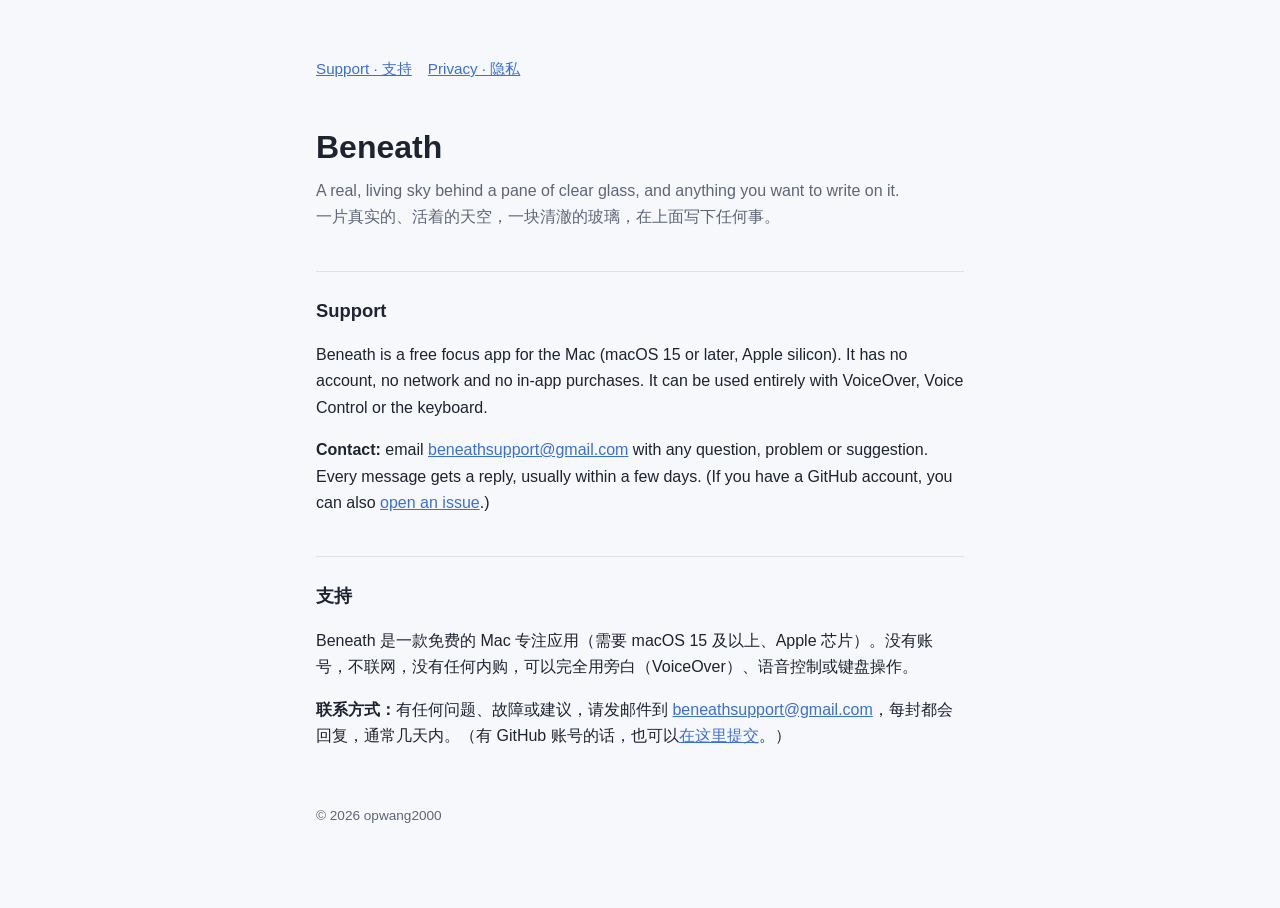
<file: index.html>
<!doctype html>
<html lang="en">
<head>
<meta charset="utf-8">
<meta name="viewport" content="width=device-width, initial-scale=1">
<title>Beneath</title>
<link rel="stylesheet" href="style.css">
</head>
<body>
<main>
<nav><a href="./">Support · 支持</a><a href="privacy.html">Privacy · 隐私</a></nav>

<h1>Beneath</h1>
<p class="sub">A real, living sky behind a pane of clear glass, and anything you want to write on it.<br>一片真实的、活着的天空，一块清澈的玻璃，在上面写下任何事。</p>

<h2>Support</h2>
<p>Beneath is a free focus app for the Mac (macOS 15 or later, Apple silicon). It has no account, no network and no in-app purchases. It can be used entirely with VoiceOver, Voice Control or the keyboard.</p>
<p><strong>Contact:</strong> email <a href="mailto:beneathsupport@gmail.com">beneathsupport@gmail.com</a> with any question, problem or suggestion. Every message gets a reply, usually within a few days. (If you have a GitHub account, you can also <a href="https://github.com/opwang2000/beneath-app/issues/new">open an issue</a>.)</p>

<h2>支持</h2>
<p>Beneath 是一款免费的 Mac 专注应用（需要 macOS 15 及以上、Apple 芯片）。没有账号，不联网，没有任何内购，可以完全用旁白（VoiceOver）、语音控制或键盘操作。</p>
<p><strong>联系方式：</strong>有任何问题、故障或建议，请发邮件到 <a href="mailto:beneathsupport@gmail.com">beneathsupport@gmail.com</a>，每封都会回复，通常几天内。（有 GitHub 账号的话，也可以<a href="https://github.com/opwang2000/beneath-app/issues/new">在这里提交</a>。）</p>

<footer>© 2026 opwang2000</footer>
</main>
</body>
</html>
</file>
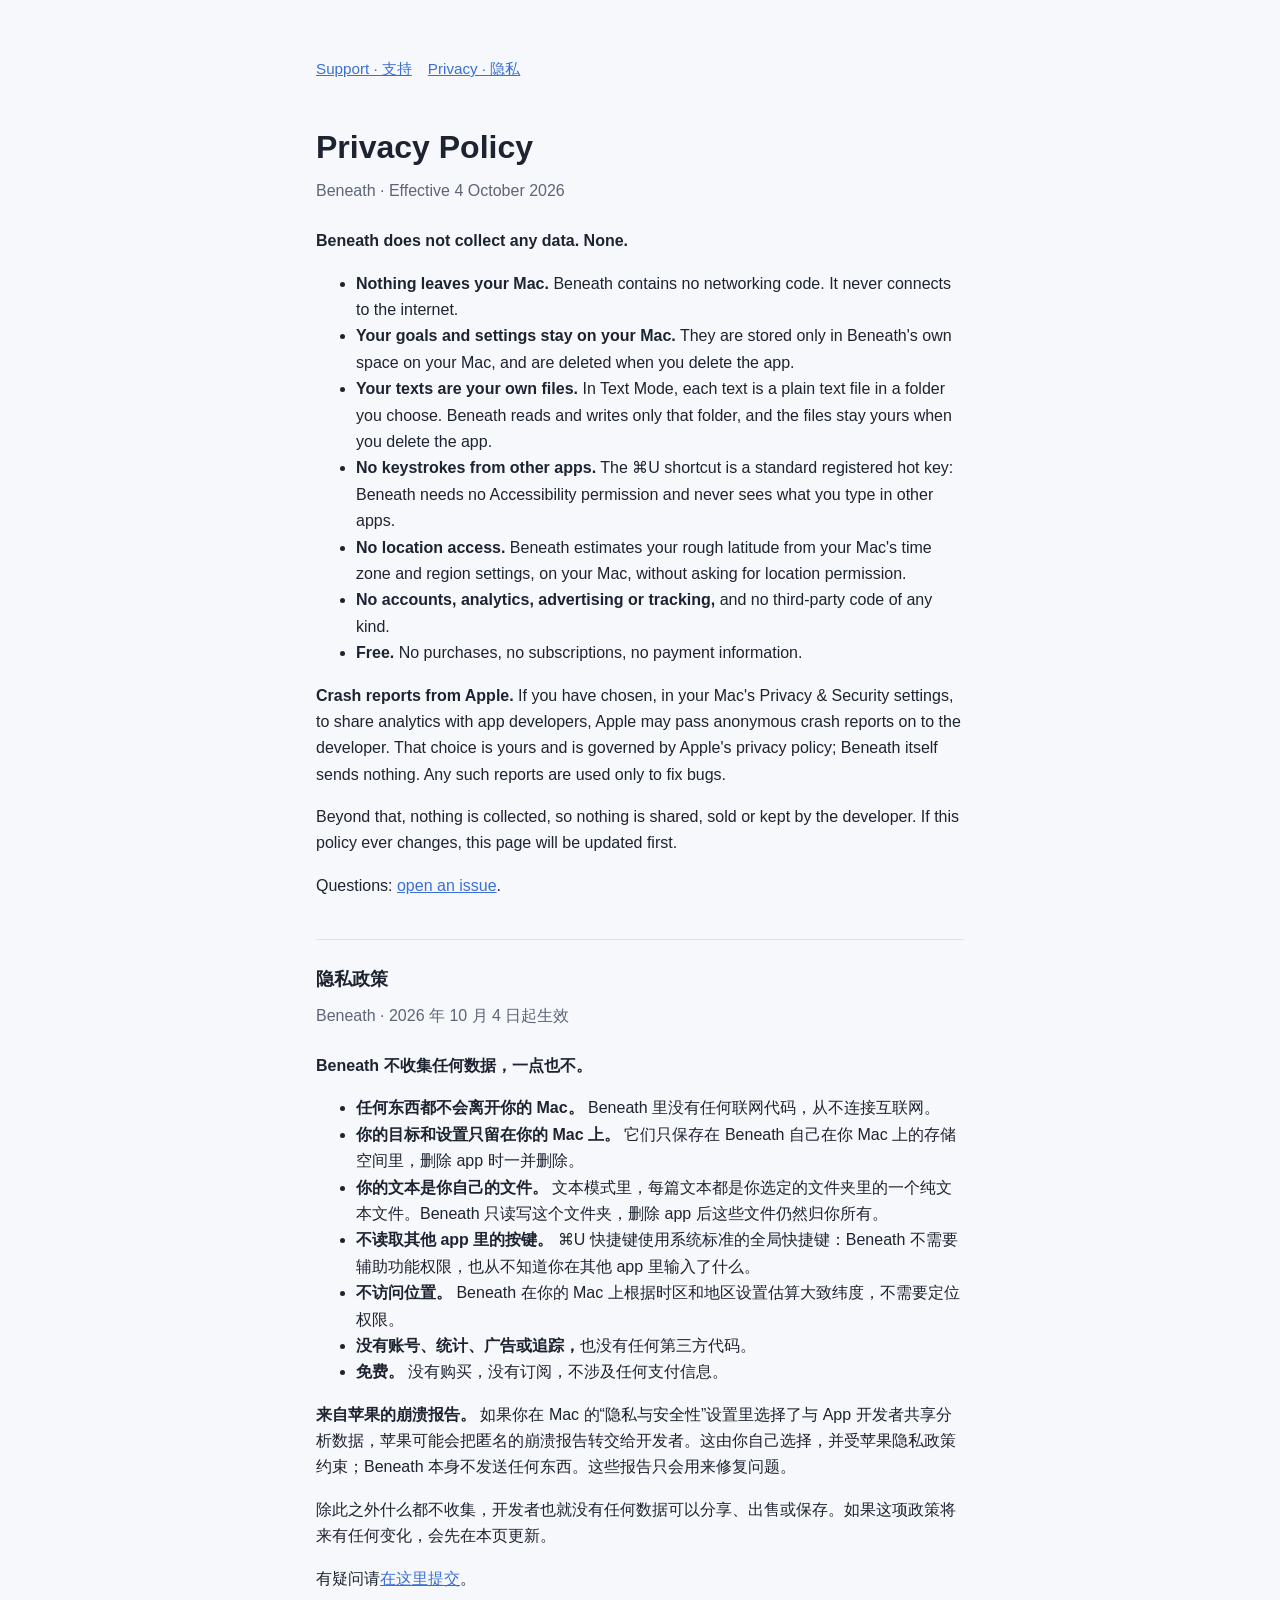
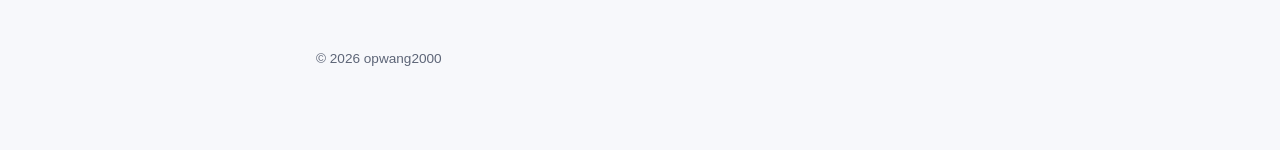
<file: privacy.html>
<!doctype html>
<html lang="en">
<head>
<meta charset="utf-8">
<meta name="viewport" content="width=device-width, initial-scale=1">
<title>Beneath Privacy Policy</title>
<link rel="stylesheet" href="style.css">
</head>
<body>
<main>
<nav><a href="./">Support · 支持</a><a href="privacy.html">Privacy · 隐私</a></nav>

<h1>Privacy Policy</h1>
<p class="sub">Beneath · Effective 4 October 2026</p>

<p><strong>Beneath does not collect any data. None.</strong></p>
<ul>
  <li><strong>Nothing leaves your Mac.</strong> Beneath contains no networking code. It never connects to the internet.</li>
  <li><strong>Your goals and settings stay on your Mac.</strong> They are stored only in Beneath's own space on your Mac, and are deleted when you delete the app.</li>
  <li><strong>Your texts are your own files.</strong> In Text Mode, each text is a plain text file in a folder you choose. Beneath reads and writes only that folder, and the files stay yours when you delete the app.</li>
  <li><strong>No keystrokes from other apps.</strong> The ⌘U shortcut is a standard registered hot key: Beneath needs no Accessibility permission and never sees what you type in other apps.</li>
  <li><strong>No location access.</strong> Beneath estimates your rough latitude from your Mac's time zone and region settings, on your Mac, without asking for location permission.</li>
  <li><strong>No accounts, analytics, advertising or tracking,</strong> and no third-party code of any kind.</li>
  <li><strong>Free.</strong> No purchases, no subscriptions, no payment information.</li>
</ul>
<p><strong>Crash reports from Apple.</strong> If you have chosen, in your Mac's Privacy &amp; Security settings, to share analytics with app developers, Apple may pass anonymous crash reports on to the developer. That choice is yours and is governed by Apple's privacy policy; Beneath itself sends nothing. Any such reports are used only to fix bugs.</p>
<p>Beyond that, nothing is collected, so nothing is shared, sold or kept by the developer. If this policy ever changes, this page will be updated first.</p>
<p>Questions: <a href="https://github.com/opwang2000/beneath-app/issues/new">open an issue</a>.</p>

<h2>隐私政策</h2>
<p class="sub">Beneath · 2026 年 10 月 4 日起生效</p>

<p><strong>Beneath 不收集任何数据，一点也不。</strong></p>
<ul>
  <li><strong>任何东西都不会离开你的 Mac。</strong> Beneath 里没有任何联网代码，从不连接互联网。</li>
  <li><strong>你的目标和设置只留在你的 Mac 上。</strong> 它们只保存在 Beneath 自己在你 Mac 上的存储空间里，删除 app 时一并删除。</li>
  <li><strong>你的文本是你自己的文件。</strong> 文本模式里，每篇文本都是你选定的文件夹里的一个纯文本文件。Beneath 只读写这个文件夹，删除 app 后这些文件仍然归你所有。</li>
  <li><strong>不读取其他 app 里的按键。</strong> ⌘U 快捷键使用系统标准的全局快捷键：Beneath 不需要辅助功能权限，也从不知道你在其他 app 里输入了什么。</li>
  <li><strong>不访问位置。</strong> Beneath 在你的 Mac 上根据时区和地区设置估算大致纬度，不需要定位权限。</li>
  <li><strong>没有账号、统计、广告或追踪，</strong>也没有任何第三方代码。</li>
  <li><strong>免费。</strong> 没有购买，没有订阅，不涉及任何支付信息。</li>
</ul>
<p><strong>来自苹果的崩溃报告。</strong> 如果你在 Mac 的“隐私与安全性”设置里选择了与 App 开发者共享分析数据，苹果可能会把匿名的崩溃报告转交给开发者。这由你自己选择，并受苹果隐私政策约束；Beneath 本身不发送任何东西。这些报告只会用来修复问题。</p>
<p>除此之外什么都不收集，开发者也就没有任何数据可以分享、出售或保存。如果这项政策将来有任何变化，会先在本页更新。</p>
<p>有疑问请<a href="https://github.com/opwang2000/beneath-app/issues/new">在这里提交</a>。</p>

<footer>© 2026 opwang2000</footer>
</main>
</body>
</html>
</file>
<file: style.css>
:root{--bg:#f7f8fb;--fg:#1d2330;--muted:#5d6577;--line:#dde1ea;--accent:#3a6fd8}
@media (prefers-color-scheme:dark){:root{--bg:#0e1320;--fg:#e8ebf2;--muted:#9aa3b5;--line:#252c3d;--accent:#8fb0ff}}
*{box-sizing:border-box}
body{margin:0;background:var(--bg);color:var(--fg);font:16px/1.65 -apple-system,BlinkMacSystemFont,"PingFang SC","Hiragino Sans GB",sans-serif}
main{max-width:680px;margin:0 auto;padding:56px 16px 80px}
h1{font-size:2rem;margin:0 0 4px}
h2{font-size:1.15rem;margin:40px 0 8px;padding-top:24px;border-top:1px solid var(--line)}
p,li{color:var(--fg)}
.sub{color:var(--muted);margin:0 0 24px}
a{color:var(--accent)}
nav{display:flex;gap:16px;margin-bottom:40px;font-size:.95rem}
footer{margin-top:56px;color:var(--muted);font-size:.85rem}
</file>
